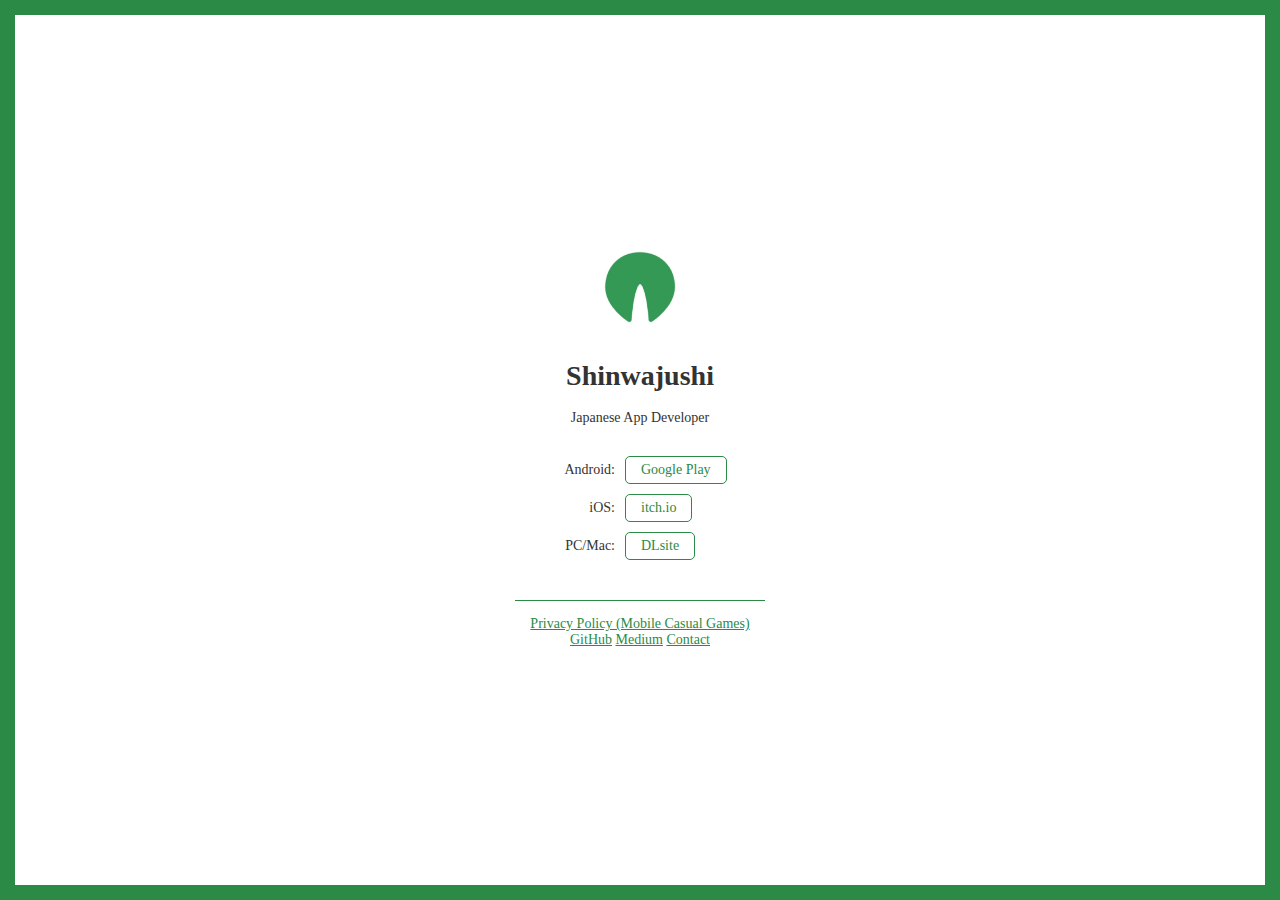
<file: docs/index.html>
<!DOCTYPE html>
<html lang="en">
    <head>
        <!-- Google tag (gtag.js) -->
        <script async src="https://www.googletagmanager.com/gtag/js?id=G-B8VVZ5TP2W"></script>
        <script>
            window.dataLayer = window.dataLayer || []
            function gtag() {
                dataLayer.push(arguments)
            }
            gtag('js', new Date())
            gtag('config', 'G-B8VVZ5TP2W')
        </script>
        <meta charset="UTF-8" />
        <meta http-equiv="X-UA-Compatible" content="IE=edge" />
        <meta name="viewport" content="width=device-width, initial-scale=1.0" />
        <title>Shinwajushi</title>
        <meta name="description" content="Shinwajushi is a Japanese app developer. We publish apps on Google Play, itch.io, DLSite, etc." />
        <link rel="stylesheet" href="./css/style.css" />
        <link rel="apple-touch-icon" sizes="180x180" href="/img/apple-touch-icon.png" />
        <link rel="icon" type="image/png" sizes="32x32" href="/img/favicon-32x32.png" />
        <link rel="icon" type="image/png" sizes="16x16" href="/img/favicon-16x16.png" />
        <link rel="manifest" href="/site.webmanifest" />
    </head>
    <body>
        <div class="container">
            <img class="icon" src="./img/android-chrome-192x192.png" alt="Shinwajushi" />
            <h1 class="heading">Shinwajushi</h1>
            <p>Japanese App Developer</p>
            <dl>
                <dt>Android</dt>
                <dd>
                    <a class="account-btn" href="https://play.google.com/store/apps/dev?id=5999434842726712356" target="_blank">Google Play</a>
                </dd>
                <dt>iOS</dt>
                <dd>
                    <a class="account-btn" href="https://shinwajushi.itch.io/" target="_blank">itch.io</a>
                </dd>

                <dt>PC/Mac</dt>
                <dd>
                    <a class="account-btn" href="https://www.dlsite.com/girls/circle/profile/=/maker_id/RG01001310.html" target="_blank">DLsite</a>
                </dd>
            </dl>
            <div class="links">
                <a href="./privacy/mobile-casual-games/en.html">Privacy Policy (Mobile Casual Games)</a>
                <br />
                <a href="https://github.com/shinwajushi" target="_blank">GitHub</a>
                <a href="https://medium.com/@shinwajushi" target="_blank">Medium</a>
                <a href="https://docs.google.com/forms/d/e/1FAIpQLSf1Sb-aLwiPBdt3aJFNdj3vFVWMLC0rlO0ZMjRbzH3SogxPYg/viewform?usp=sf_link" target="_blank">Contact</a>
            </div>
        </div>
    </body>
</html>
</file>
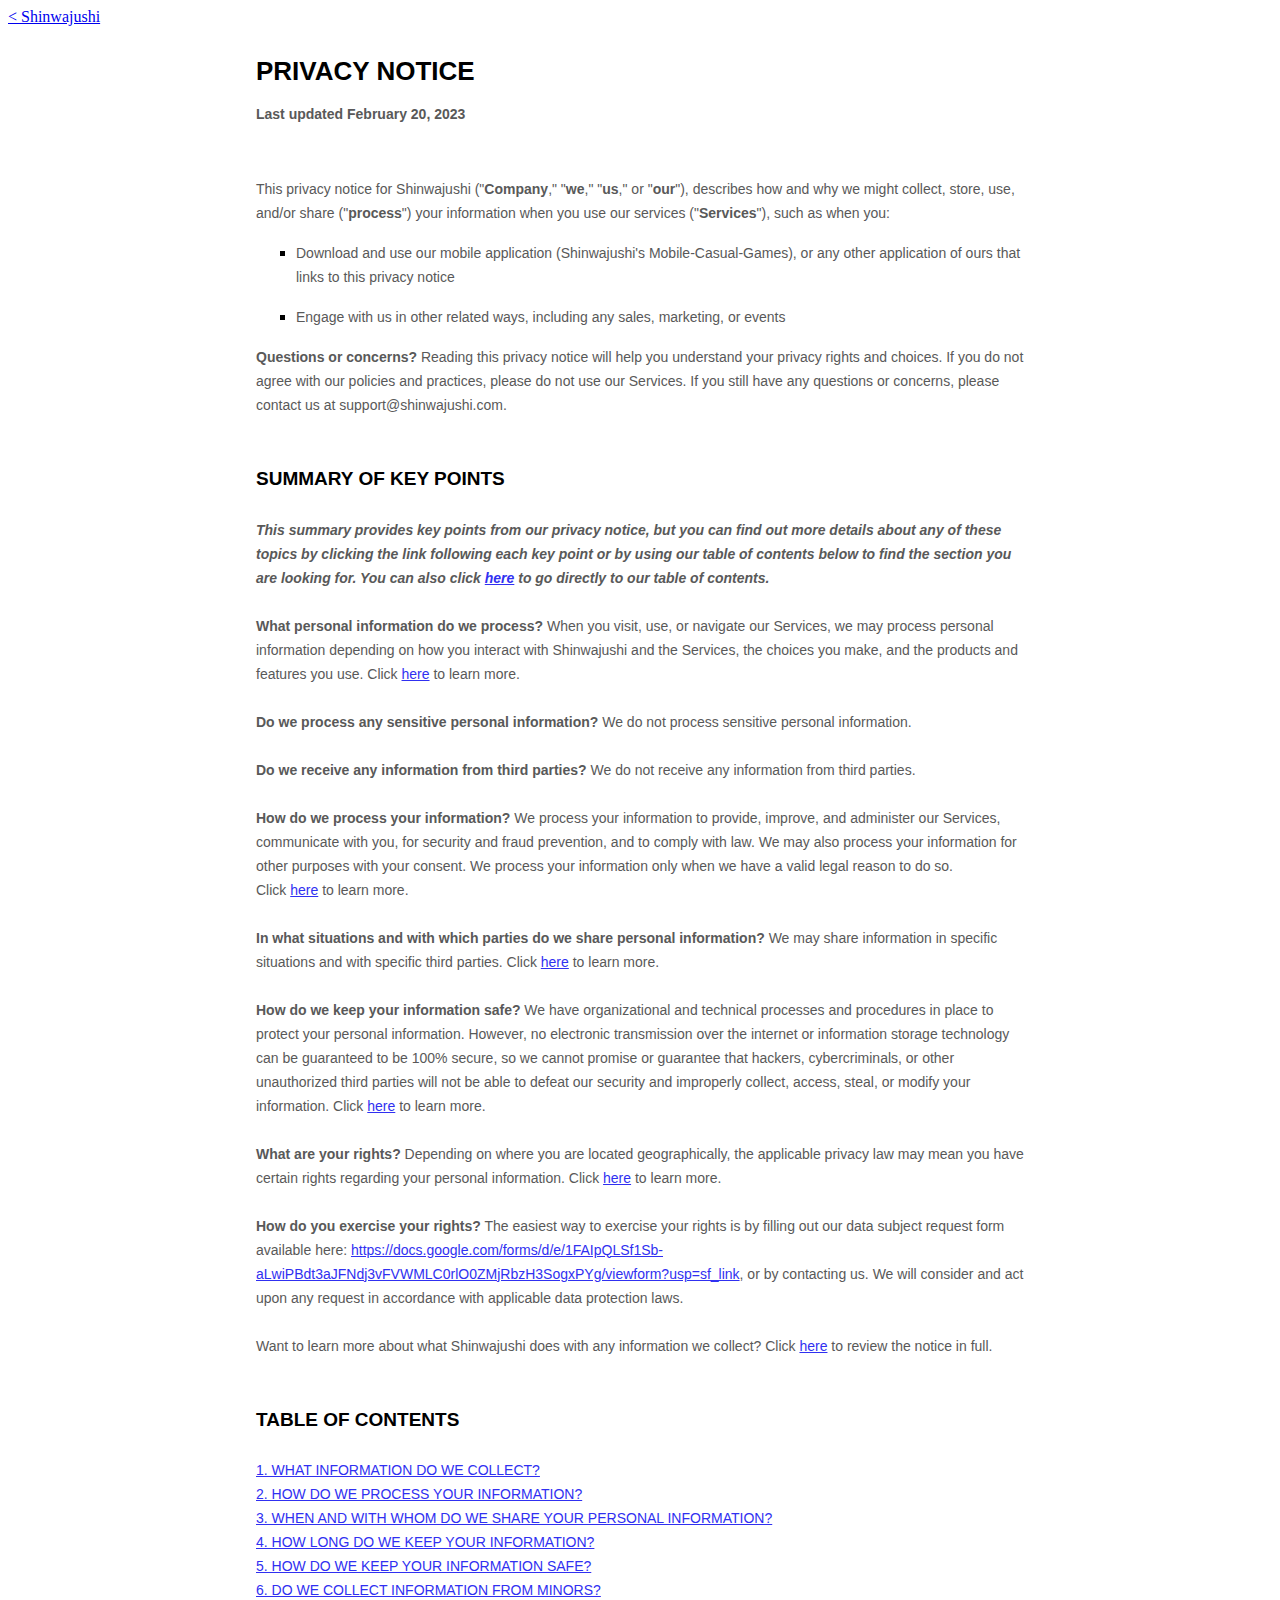
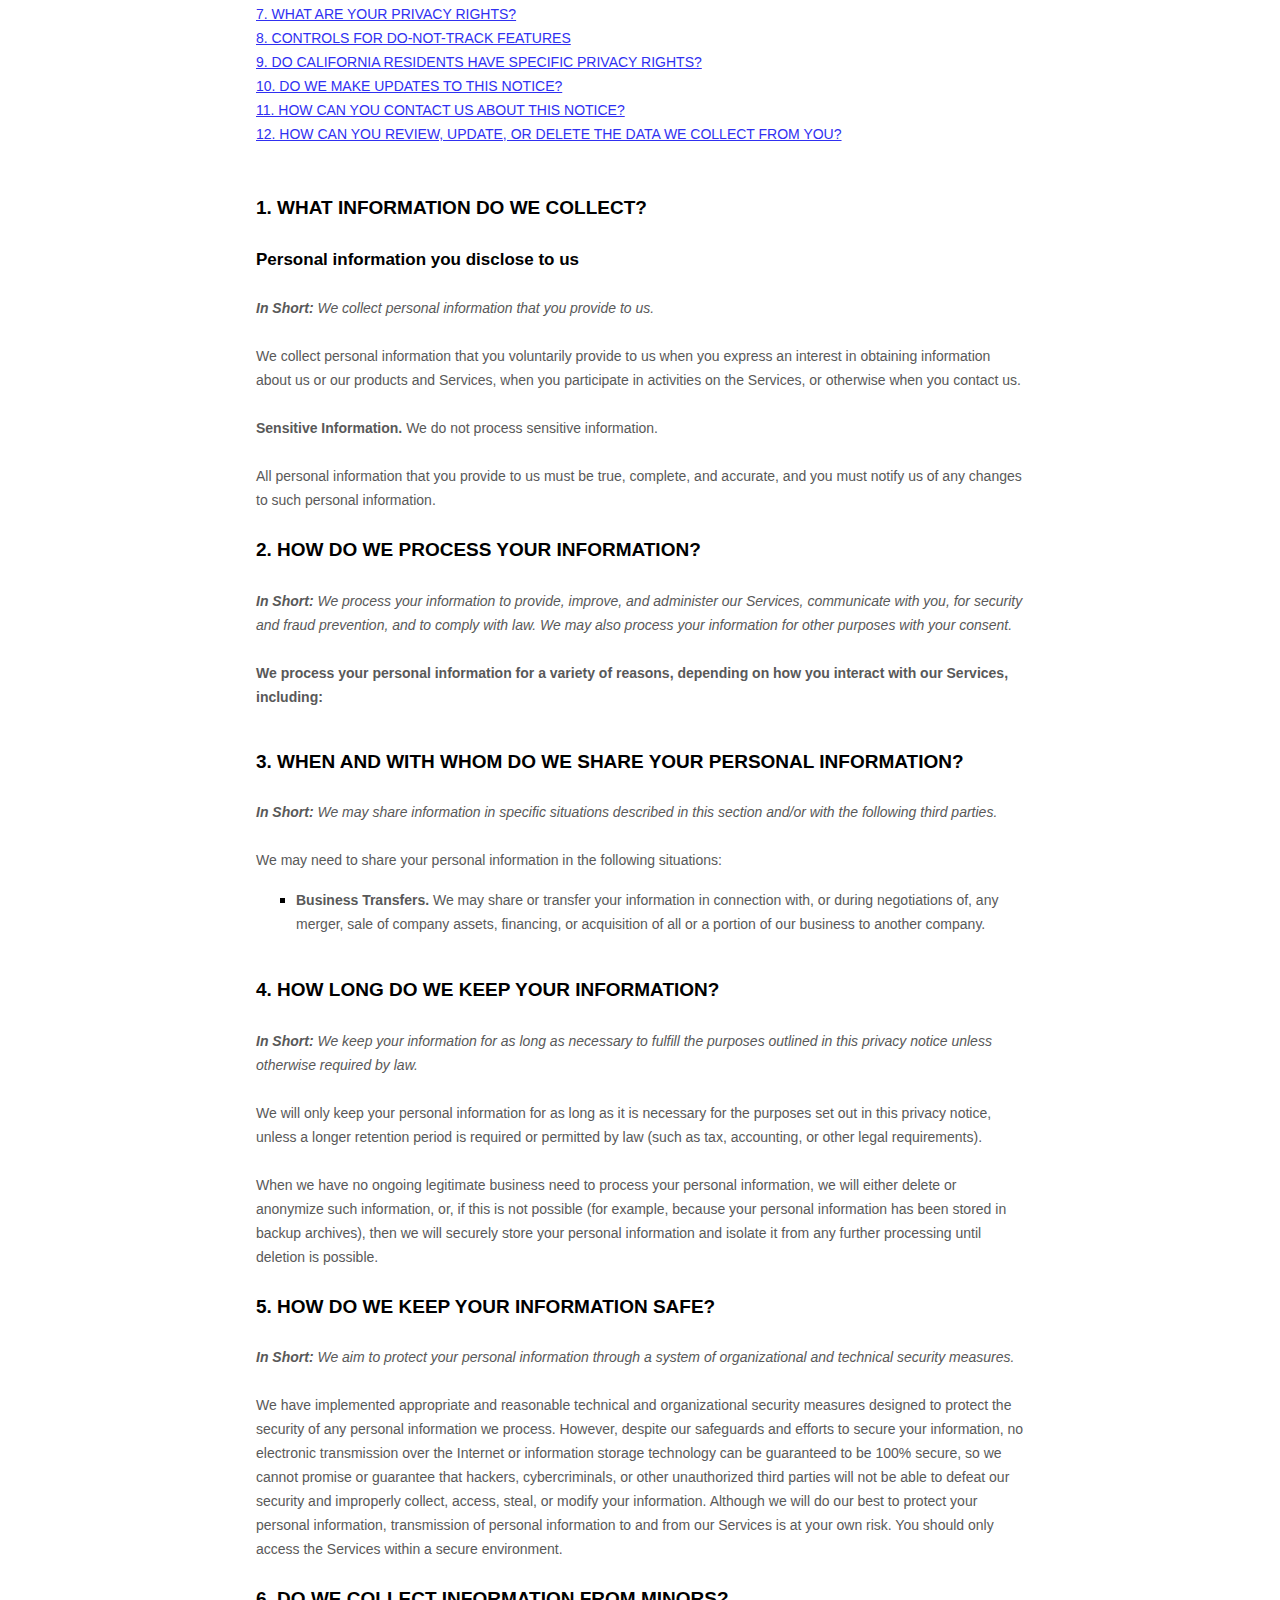
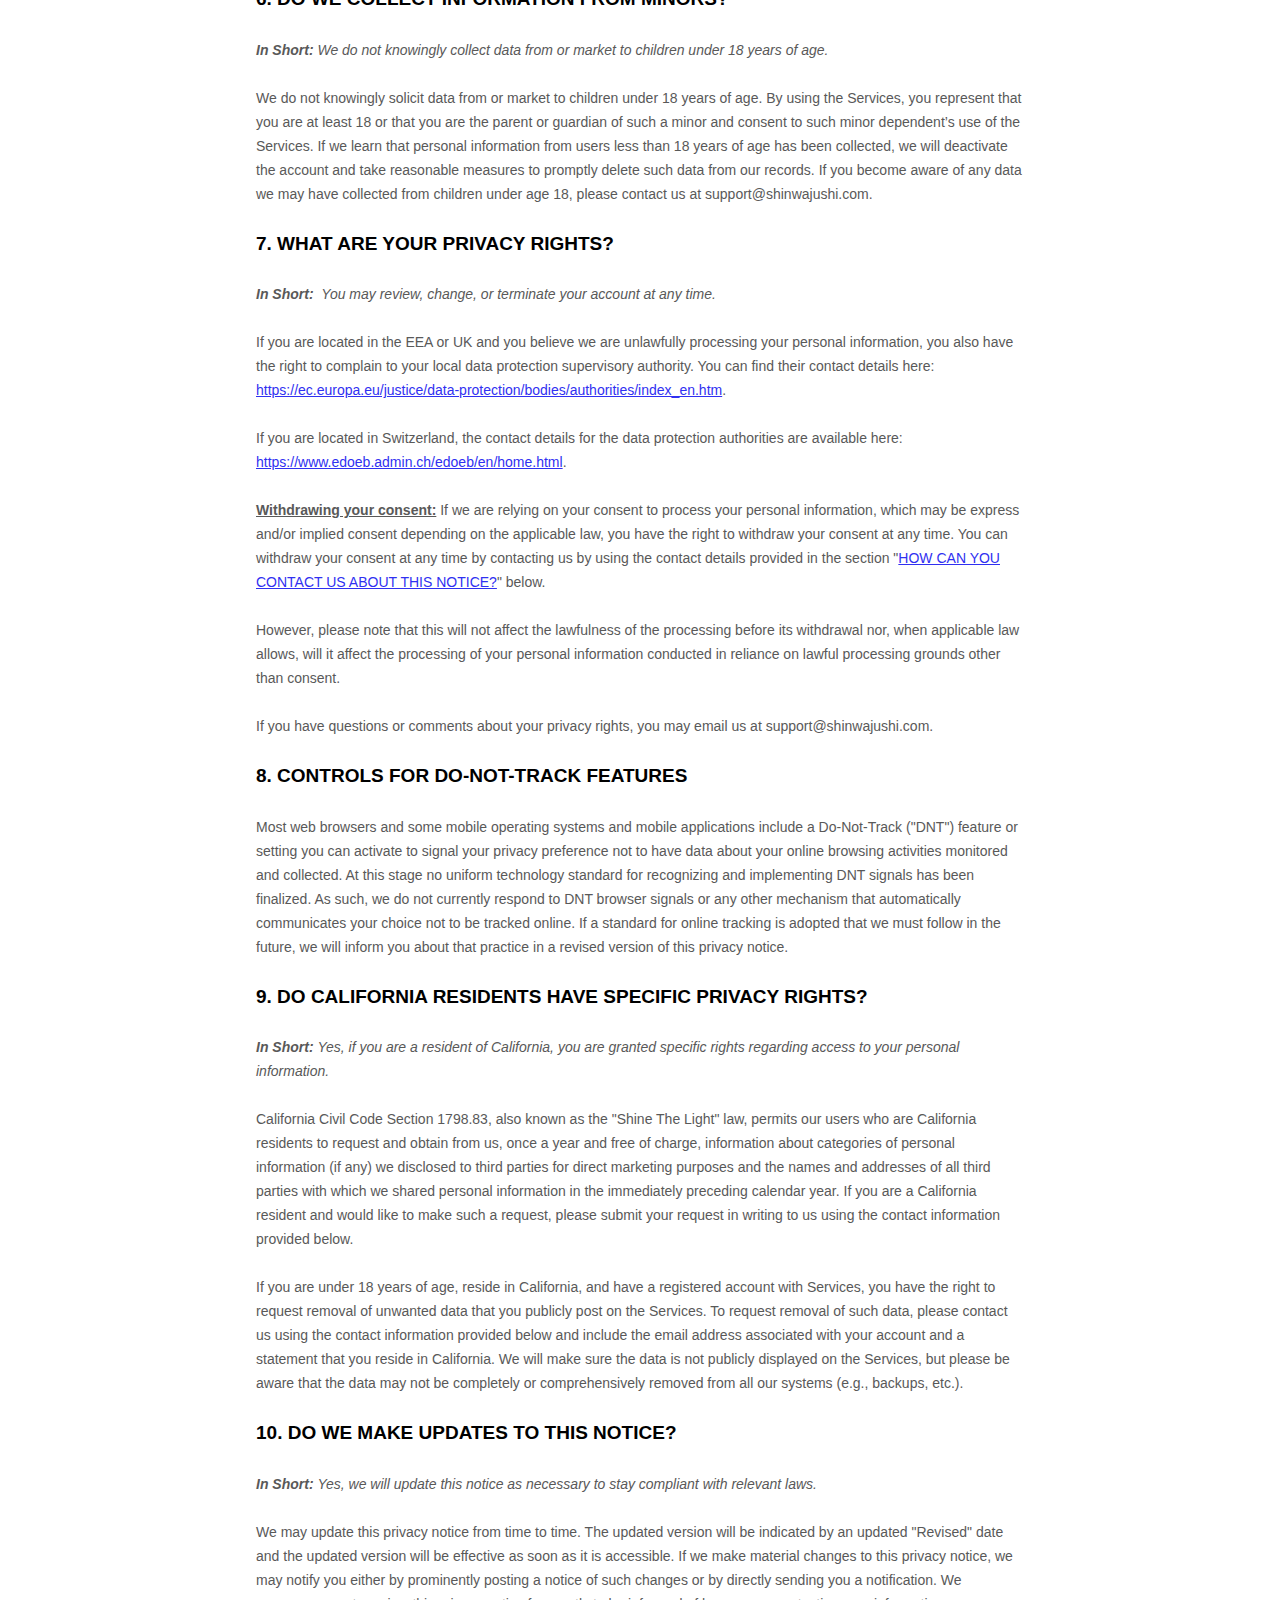
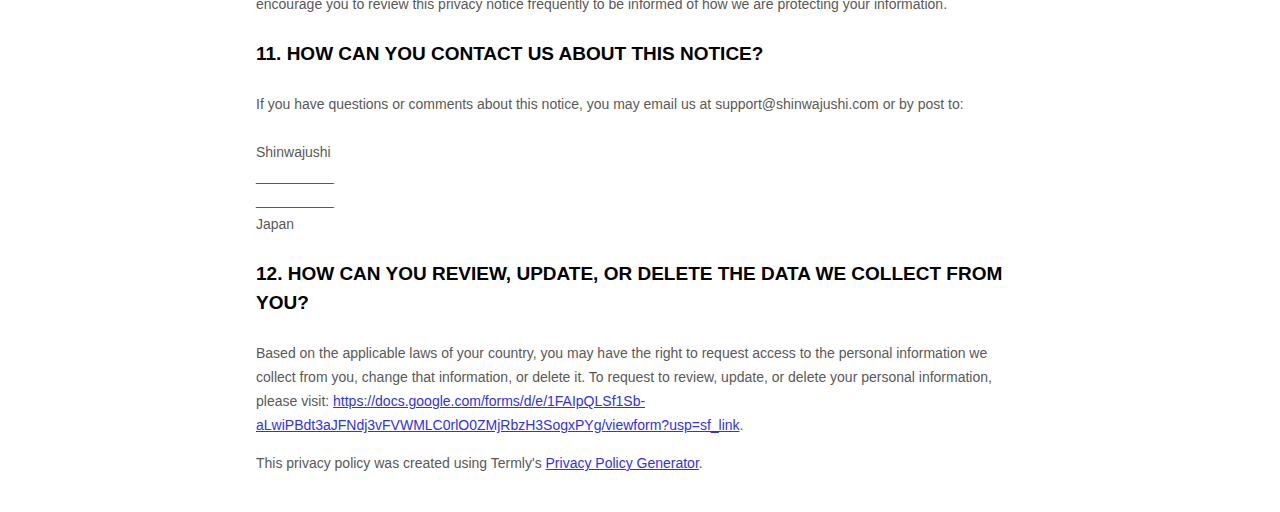
<file: docs/privacy/mobile-casual-games/en.html>
<!DOCTYPE html>
<html lang="en">

<head>
  <meta charset="UTF-8">
  <meta http-equiv="X-UA-Compatible" content="IE=edge">
  <meta name="viewport" content="width=device-width, initial-scale=1.0">
  <title>Privacy/Mobile-Casual-Games | Shinwajushi</title>
  <style>
    [data-custom-class='body'] {
      max-width: 768px;
      padding: 30px;
      margin: 0 auto;
    }
  </style>
</head>

<body>
  <a href="https://shinwajushi.com">&lt; Shinwajushi</a>
  <style>
  [data-custom-class='body'], [data-custom-class='body'] * {
          background: transparent !important;
        }
[data-custom-class='title'], [data-custom-class='title'] * {
          font-family: Arial !important;
font-size: 26px !important;
color: #000000 !important;
        }
[data-custom-class='subtitle'], [data-custom-class='subtitle'] * {
          font-family: Arial !important;
color: #595959 !important;
font-size: 14px !important;
        }
[data-custom-class='heading_1'], [data-custom-class='heading_1'] * {
          font-family: Arial !important;
font-size: 19px !important;
color: #000000 !important;
        }
[data-custom-class='heading_2'], [data-custom-class='heading_2'] * {
          font-family: Arial !important;
font-size: 17px !important;
color: #000000 !important;
        }
[data-custom-class='body_text'], [data-custom-class='body_text'] * {
          color: #595959 !important;
font-size: 14px !important;
font-family: Arial !important;
        }
[data-custom-class='link'], [data-custom-class='link'] * {
          color: #3030F1 !important;
font-size: 14px !important;
font-family: Arial !important;
word-break: break-word !important;
        }
</style>

      <div data-custom-class="body">
      <div><strong><span style="font-size: 26px;"><span data-custom-class="title">PRIVACY NOTICE</span></span></strong></div><div><br></div><div><span style="color: rgb(127, 127, 127);"><strong><span style="font-size: 15px;"><span data-custom-class="subtitle">Last updated <bdt class="question">February 20, 2023</bdt></span></span></strong></span></div><div><br></div><div><br></div><div><br></div><div style="line-height: 1.5;"><span style="color: rgb(127, 127, 127);"><span style="color: rgb(89, 89, 89); font-size: 15px;"><span data-custom-class="body_text">This privacy notice for <bdt class="question">Shinwajushi<bdt class="block-component"></bdt></bdt> (<bdt class="block-component"></bdt>"<bdt class="block-component"></bdt><strong>Company</strong><bdt class="statement-end-if-in-editor"></bdt>," "<strong>we</strong>," "<strong>us</strong>," or "<strong>our</strong>"<bdt class="statement-end-if-in-editor"></bdt></span><span data-custom-class="body_text">), describes how and why we might collect, store, use, and/or share (<bdt class="block-component"></bdt>"<strong>process</strong>"<bdt class="statement-end-if-in-editor"></bdt>) your information when you use our services (<bdt class="block-component"></bdt>"<strong>Services</strong>"<bdt class="statement-end-if-in-editor"></bdt>), such as when you:</span></span></span><span style="font-size: 15px;"><span style="color: rgb(127, 127, 127);"><span data-custom-class="body_text"><span style="color: rgb(89, 89, 89);"><span data-custom-class="body_text"><bdt class="block-component"></bdt></span></span></span></span></span></span></span></span></li></ul><div><bdt class="block-component"><span style="font-size: 15px;"><span style="font-size: 15px;"><span style="color: rgb(127, 127, 127);"><span data-custom-class="body_text"><span style="color: rgb(89, 89, 89);"><span data-custom-class="body_text"><bdt class="block-component"></bdt></span></span></span></span></span></span></bdt></div><ul><li style="line-height: 1.5;"><span style="font-size: 15px; color: rgb(89, 89, 89);"><span style="font-size: 15px; color: rgb(89, 89, 89);"><span data-custom-class="body_text">Download and use<bdt class="block-component"></bdt> our mobile application<bdt class="block-component"></bdt> (<bdt class="question">Shinwajushi's Mobile-Casual-Games)<span style="font-size: 15px; color: rgb(89, 89, 89);"><span style="font-size: 15px; color: rgb(89, 89, 89);"><span data-custom-class="body_text"><span style="font-size: 15px;"><span style="color: rgb(89, 89, 89);"><span data-custom-class="body_text"><span style="font-size: 15px;"><span style="color: rgb(89, 89, 89);"><bdt class="statement-end-if-in-editor">,</bdt></span></span></span></span></span></span></span></span></bdt></span><span data-custom-class="body_text"><span style="font-size: 15px;"><span style="color: rgb(89, 89, 89);"><span data-custom-class="body_text"><span style="font-size: 15px;"><span style="color: rgb(89, 89, 89);"><bdt class="statement-end-if-in-editor"><bdt class="block-component"> or any other application of ours that links to this privacy notice</bdt></bdt></span></span></span></span></span></span></span></span></li></ul><div style="line-height: 1.5;"><span style="font-size: 15px;"><span style="color: rgb(127, 127, 127);"><span data-custom-class="body_text"><span style="color: rgb(89, 89, 89);"><span data-custom-class="body_text"><bdt class="block-component"></bdt></span></span></span></span></span></div><ul><li style="line-height: 1.5;"><span style="font-size: 15px; color: rgb(89, 89, 89);"><span style="font-size: 15px; color: rgb(89, 89, 89);"><span data-custom-class="body_text">Engage with us in other related ways, including any sales, marketing, or events<span style="font-size: 15px;"><span style="color: rgb(89, 89, 89);"><span data-custom-class="body_text"><span style="font-size: 15px;"><span style="color: rgb(89, 89, 89);"><bdt class="statement-end-if-in-editor"></bdt></span></span></span></span></span></span></span></span></li></ul><div style="line-height: 1.5;"><span style="font-size: 15px;"><span style="color: rgb(127, 127, 127);"><span data-custom-class="body_text"><strong>Questions or concerns? </strong>Reading this privacy notice will help you understand your privacy rights and choices. If you do not agree with our policies and practices, please do not use our Services. If you still have any questions or concerns, please contact us at <bdt class="question">support@shinwajushi.com</bdt>.</span></span></span></div><div style="line-height: 1.5;"><br></div><div style="line-height: 1.5;"><br></div><div style="line-height: 1.5;"><strong><span style="font-size: 15px;"><span data-custom-class="heading_1">SUMMARY OF KEY POINTS</span></span></strong></div><div style="line-height: 1.5;"><br></div><div style="line-height: 1.5;"><span style="font-size: 15px;"><span data-custom-class="body_text"><strong><em>This summary provides key points from our privacy notice, but you can find out more details about any of these topics by clicking the link following each key point or by using our table of contents below to find the section you are looking for. You can also click </em></strong></span></span><a data-custom-class="link" href="#toc"><span style="font-size: 15px;"><span data-custom-class="body_text"><strong><em>here</em></strong></span></span></a><span style="font-size: 15px;"><span data-custom-class="body_text"><strong><em> to go directly to our table of contents.</em></strong></span></span></div><div style="line-height: 1.5;"><br></div><div style="line-height: 1.5;"><span style="font-size: 15px;"><span data-custom-class="body_text"><strong>What personal information do we process?</strong> When you visit, use, or navigate our Services, we may process personal information depending on how you interact with <bdt class="block-component"></bdt><bdt class="question">Shinwajushi</bdt><bdt class="statement-end-if-in-editor"></bdt> and the Services, the choices you make, and the products and features you use. Click </span></span><a data-custom-class="link" href="#personalinfo"><span style="font-size: 15px;"><span data-custom-class="body_text">here</span></span></a><span style="font-size: 15px;"><span data-custom-class="body_text"> to learn more.</span></span></div><div style="line-height: 1.5;"><br></div><div style="line-height: 1.5;"><span style="font-size: 15px;"><span data-custom-class="body_text"><strong>Do we process any sensitive personal information?</strong> <bdt class="block-component"></bdt>We do not process sensitive personal information.<bdt class="else-block"></bdt></span></span></div><div style="line-height: 1.5;"><br></div><div style="line-height: 1.5;"><span style="font-size: 15px;"><span data-custom-class="body_text"><strong>Do we receive any information from third parties?</strong> <bdt class="block-component"></bdt>We do not receive any information from third parties.<bdt class="else-block"></bdt></span></span></div><div style="line-height: 1.5;"><br></div><div style="line-height: 1.5;"><span style="font-size: 15px;"><span data-custom-class="body_text"><strong>How do we process your information?</strong> We process your information to provide, improve, and administer our Services, communicate with you, for security and fraud prevention, and to comply with law. We may also process your information for other purposes with your consent. We process your information only when we have a valid legal reason to do so. Click </span></span><a data-custom-class="link" href="#infouse"><span style="font-size: 15px;"><span data-custom-class="body_text">here</span></span></a><span style="font-size: 15px;"><span data-custom-class="body_text"> to learn more.</span></span></div><div style="line-height: 1.5;"><br></div><div style="line-height: 1.5;"><span style="font-size: 15px;"><span data-custom-class="body_text"><strong>In what situations and with which <bdt class="block-component"></bdt>parties do we share personal information?</strong> We may share information in specific situations and with specific <bdt class="block-component"></bdt>third parties. Click </span></span><a data-custom-class="link" href="#whoshare"><span style="font-size: 15px;"><span data-custom-class="body_text">here</span></span></a><span style="font-size: 15px;"><span data-custom-class="body_text"> to learn more.<bdt class="block-component"></bdt></span></span></div><div style="line-height: 1.5;"><br></div><div style="line-height: 1.5;"><span style="font-size: 15px;"><span data-custom-class="body_text"><strong>How do we keep your information safe?</strong> We have <bdt class="block-component"></bdt>organizational<bdt class="statement-end-if-in-editor"></bdt> and technical processes and procedures in place to protect your personal information. However, no electronic transmission over the internet or information storage technology can be guaranteed to be 100% secure, so we cannot promise or guarantee that hackers, cybercriminals, or other <bdt class="block-component"></bdt>unauthorized<bdt class="statement-end-if-in-editor"></bdt> third parties will not be able to defeat our security and improperly collect, access, steal, or modify your information. Click </span></span><a data-custom-class="link" href="#infosafe"><span style="font-size: 15px;"><span data-custom-class="body_text">here</span></span></a><span style="font-size: 15px;"><span data-custom-class="body_text"> to learn more.<bdt class="statement-end-if-in-editor"></bdt></span></span></div><div style="line-height: 1.5;"><br></div><div style="line-height: 1.5;"><span style="font-size: 15px;"><span data-custom-class="body_text"><strong>What are your rights?</strong> Depending on where you are located geographically, the applicable privacy law may mean you have certain rights regarding your personal information. Click </span></span><a data-custom-class="link" href="#privacyrights"><span style="font-size: 15px;"><span data-custom-class="body_text">here</span></span></a><span style="font-size: 15px;"><span data-custom-class="body_text"> to learn more.</span></span></div><div style="line-height: 1.5;"><br></div><div style="line-height: 1.5;"><span style="font-size: 15px;"><span data-custom-class="body_text"><strong>How do you exercise your rights?</strong> The easiest way to exercise your rights is by filling out our data subject request form available <bdt class="block-component"></bdt>here: <bdt class="question"><a href="https://docs.google.com/forms/d/e/1FAIpQLSf1Sb-aLwiPBdt3aJFNdj3vFVWMLC0rlO0ZMjRbzH3SogxPYg/viewform?usp=sf_link" target="_blank" data-custom-class="link">https://docs.google.com/forms/d/e/1FAIpQLSf1Sb-aLwiPBdt3aJFNdj3vFVWMLC0rlO0ZMjRbzH3SogxPYg/viewform?usp=sf_link</a></bdt><bdt class="else-block"></bdt>, or by contacting us. We will consider and act upon any request in accordance with applicable data protection laws.</span></span></div><div style="line-height: 1.5;"><br></div><div style="line-height: 1.5;"><span style="font-size: 15px;"><span data-custom-class="body_text">Want to learn more about what <bdt class="block-component"></bdt><bdt class="question">Shinwajushi</bdt><bdt class="statement-end-if-in-editor"></bdt> does with any information we collect? Click </span></span><a data-custom-class="link" href="#toc"><span style="font-size: 15px;"><span data-custom-class="body_text">here</span></span></a><span style="font-size: 15px;"><span data-custom-class="body_text"> to review the notice in full.</span></span></div><div style="line-height: 1.5;"><br></div><div style="line-height: 1.5;"><br></div><div id="toc" style="line-height: 1.5;"><span style="font-size: 15px;"><span style="color: rgb(127, 127, 127);"><span style="color: rgb(0, 0, 0);"><strong><span data-custom-class="heading_1">TABLE OF CONTENTS</span></strong></span></span></span></div><div style="line-height: 1.5;"><br></div><div style="line-height: 1.5;"><span style="font-size: 15px;"><a data-custom-class="link" href="#infocollect"><span style="color: rgb(89, 89, 89);">1. WHAT INFORMATION DO WE COLLECT?</span></a></span></div><div style="line-height: 1.5;"><span style="font-size: 15px;"><a data-custom-class="link" href="#infouse"><span style="color: rgb(89, 89, 89);">2. HOW DO WE PROCESS YOUR INFORMATION?<bdt class="block-component"></bdt></span></a></span></div><div style="line-height: 1.5;"><span style="font-size: 15px;"><span style="color: rgb(89, 89, 89);"><a data-custom-class="link" href="#whoshare">3. WHEN AND WITH WHOM DO WE SHARE YOUR PERSONAL INFORMATION?</a></span><span data-custom-class="body_text"><bdt class="block-component"></bdt></span></a><span style="color: rgb(127, 127, 127);"><span style="color: rgb(89, 89, 89);"><span data-custom-class="body_text"><span style="color: rgb(89, 89, 89);"><bdt class="block-component"></bdt></span></span><span data-custom-class="body_text"><span style="color: rgb(89, 89, 89);"><span style="color: rgb(89, 89, 89);"><span style="color: rgb(89, 89, 89);"><bdt class="block-component"></bdt></span></span><bdt class="block-component"></bdt></span></span></span></span></span></div><div style="line-height: 1.5;"><span style="font-size: 15px;"><a data-custom-class="link" href="#inforetain"><span style="color: rgb(89, 89, 89);">4. HOW LONG DO WE KEEP YOUR INFORMATION?</span></a><span style="color: rgb(127, 127, 127);"><span style="color: rgb(89, 89, 89);"><span data-custom-class="body_text"><span style="color: rgb(89, 89, 89);"><span style="color: rgb(89, 89, 89);"><bdt class="block-component"></bdt></span></span></span></span></span></span></div><div style="line-height: 1.5;"><span style="font-size: 15px;"><a data-custom-class="link" href="#infosafe"><span style="color: rgb(89, 89, 89);">5. HOW DO WE KEEP YOUR INFORMATION SAFE?</span></a><span style="color: rgb(127, 127, 127);"><span style="color: rgb(89, 89, 89);"><span data-custom-class="body_text"><span style="color: rgb(89, 89, 89);"><bdt class="statement-end-if-in-editor"></bdt><bdt class="block-component"></bdt></span></span></span></span></span></div><div style="line-height: 1.5;"><span style="font-size: 15px;"><a data-custom-class="link" href="#infominors"><span style="color: rgb(89, 89, 89);">6. DO WE COLLECT INFORMATION FROM MINORS?</span></a><span style="color: rgb(127, 127, 127);"><span style="color: rgb(89, 89, 89);"><span data-custom-class="body_text"><span style="color: rgb(89, 89, 89);"><bdt class="statement-end-if-in-editor"></bdt></span></span></span></span></span></div><div style="line-height: 1.5;"><span style="font-size: 15px;"><span style="color: rgb(89, 89, 89);"><a data-custom-class="link" href="#privacyrights">7. WHAT ARE YOUR PRIVACY RIGHTS?</a></span></span></div><div style="line-height: 1.5;"><span style="font-size: 15px;"><a data-custom-class="link" href="#DNT"><span style="color: rgb(89, 89, 89);">8. CONTROLS FOR DO-NOT-TRACK FEATURES</span></a></span></div><div style="line-height: 1.5;"><span style="font-size: 15px;"><a data-custom-class="link" href="#caresidents"><span style="color: rgb(89, 89, 89);">9. DO CALIFORNIA RESIDENTS HAVE SPECIFIC PRIVACY RIGHTS?</span></a></span><bdt class="block-component"><span style="font-size: 15px;"><span data-custom-class="body_text"></span></bdt></span></div><div style="line-height: 1.5;"><span style="font-size: 15px;"><a data-custom-class="link" href="#policyupdates"><span style="color: rgb(89, 89, 89);">10. DO WE MAKE UPDATES TO THIS NOTICE?</span></a></span></div><div style="line-height: 1.5;"><a data-custom-class="link" href="#contact"><span style="color: rgb(89, 89, 89); font-size: 15px;">11. HOW CAN YOU CONTACT US ABOUT THIS NOTICE?</span></a></div><div style="line-height: 1.5;"><a data-custom-class="link" href="#request"><span style="color: rgb(89, 89, 89);">12. HOW CAN YOU REVIEW, UPDATE, OR DELETE THE DATA WE COLLECT FROM YOU?</span></a></div><div style="line-height: 1.5;"><br></div><div style="line-height: 1.5;"><br></div><div id="infocollect" style="line-height: 1.5;"><span style="color: rgb(127, 127, 127);"><span style="color: rgb(89, 89, 89); font-size: 15px;"><span style="font-size: 15px; color: rgb(89, 89, 89);"><span style="font-size: 15px; color: rgb(89, 89, 89);"><span id="control" style="color: rgb(0, 0, 0);"><strong><span data-custom-class="heading_1">1. WHAT INFORMATION DO WE COLLECT?</span></strong></span></span></span></span></span></div><div style="line-height: 1.5;"><br></div><div id="personalinfo" style="line-height: 1.5;"><span data-custom-class="heading_2" style="color: rgb(0, 0, 0);"><span style="font-size: 15px;"><strong>Personal information you disclose to us</strong></span></span></div><div><div><br></div><div style="line-height: 1.5;"><span style="color: rgb(127, 127, 127);"><span style="color: rgb(89, 89, 89); font-size: 15px;"><span data-custom-class="body_text"><span style="font-size: 15px; color: rgb(89, 89, 89);"><span style="font-size: 15px; color: rgb(89, 89, 89);"><span data-custom-class="body_text"><strong><em>In Short:</em></strong></span></span></span></span><span data-custom-class="body_text"><span style="font-size: 15px; color: rgb(89, 89, 89);"><span style="font-size: 15px; color: rgb(89, 89, 89);"><span data-custom-class="body_text"><strong><em> </em></strong><em>We collect personal information that you provide to us.</em></span></span></span></span></span></span></div></div><div style="line-height: 1.5;"><br></div><div style="line-height: 1.5;"><span style="font-size: 15px; color: rgb(89, 89, 89);"><span style="font-size: 15px; color: rgb(89, 89, 89);"><span data-custom-class="body_text">We collect personal information that you voluntarily provide to us when you <span style="font-size: 15px;"><bdt class="block-component"></bdt></span></span><span data-custom-class="body_text">express an interest in obtaining information about us or our products and Services, when you participate in activities on the Services, or otherwise when you contact us.</span></span></span></span></div><div style="line-height: 1.5;"><br></div><div style="line-height: 1.5;"><span style="font-size: 15px; color: rgb(89, 89, 89);"><span style="font-size: 15px; color: rgb(89, 89, 89);"><span data-custom-class="body_text"><span style="font-size: 15px;"><bdt class="block-component"></bdt></span></span></span></span></span></div><div id="sensitiveinfo" style="line-height: 1.5;"><span style="font-size: 15px;"><span data-custom-class="body_text"><strong>Sensitive Information.</strong> <bdt class="block-component"></bdt>We do not process sensitive information.</span></span></div><div style="line-height: 1.5;"><br></div><div style="line-height: 1.5;"><span style="font-size: 15px;"><span data-custom-class="body_text"><bdt class="else-block"></bdt></span></span><span style="font-size: 15px; color: rgb(89, 89, 89);"><span style="font-size: 15px; color: rgb(89, 89, 89);"><span data-custom-class="body_text"><span style="font-size: 15px;"><span data-custom-class="body_text"><bdt class="block-component"><bdt class="block-component"></bdt></bdt></span></span></span></span><bdt class="block-component"><bdt class="block-component"></span></span></bdt></div><div style="line-height: 1.5;"><span style="font-size: 15px; color: rgb(89, 89, 89);"><span style="font-size: 15px; color: rgb(89, 89, 89);"><span data-custom-class="body_text">All personal information that you provide to us must be true, complete, and accurate, and you must notify us of any changes to such personal information.</span></span></span></div><div style="line-height: 1.5;"><br></div><div style="line-height: 1.5;"><span style="font-size: 15px; color: rgb(89, 89, 89);"><span style="font-size: 15px; color: rgb(89, 89, 89);"><span data-custom-class="body_text"><bdt class="block-component"></bdt></bdt></span><span data-custom-class="body_text"><span style="color: rgb(89, 89, 89); font-size: 15px;"><span data-custom-class="body_text"><span style="color: rgb(89, 89, 89); font-size: 15px;"><span data-custom-class="body_text"><bdt class="statement-end-if-in-editor"><bdt class="block-component"></bdt></bdt></span></span></span></span></bdt></span></span></span></span></span></span></span></span><span style="font-size: 15px;"><span data-custom-class="body_text"><bdt class="block-component"></bdt></span></span></div><div id="infouse" style="line-height: 1.5;"><span style="color: rgb(127, 127, 127);"><span style="color: rgb(89, 89, 89); font-size: 15px;"><span style="font-size: 15px; color: rgb(89, 89, 89);"><span style="font-size: 15px; color: rgb(89, 89, 89);"><span id="control" style="color: rgb(0, 0, 0);"><strong><span data-custom-class="heading_1">2. HOW DO WE PROCESS YOUR INFORMATION?</span></strong></span></span></span></span></span></div><div><div style="line-height: 1.5;"><br></div><div style="line-height: 1.5;"><span style="color: rgb(127, 127, 127);"><span style="color: rgb(89, 89, 89); font-size: 15px;"><span data-custom-class="body_text"><span style="font-size: 15px; color: rgb(89, 89, 89);"><span style="font-size: 15px; color: rgb(89, 89, 89);"><span data-custom-class="body_text"><strong><em>In Short: </em></strong><em>We process your information to provide, improve, and administer our Services, communicate with you, for security and fraud prevention, and to comply with law. We may also process your information for other purposes with your consent.</em></span></span></span></span></span></span></div></div><div style="line-height: 1.5;"><br></div><div style="line-height: 1.5;"><span style="font-size: 15px; color: rgb(89, 89, 89);"><span style="font-size: 15px; color: rgb(89, 89, 89);"><span data-custom-class="body_text"><strong>We process your personal information for a variety of reasons, depending on how you interact with our Services, including:</strong><bdt class="block-component"></bdt></span></span></span></span></span></span></span></span></span></span></span></span></li></ul><div style="line-height: 1.5;"><span style="font-size: 15px; color: rgb(89, 89, 89);"><span style="font-size: 15px; color: rgb(89, 89, 89);"><span data-custom-class="body_text"><bdt class="block-component"></bdt></span></span></span></span></span></span></span></span></span></span></span></span></span></span></span></li></ul><div style="line-height: 1.5;"><span style="font-size: 15px; color: rgb(89, 89, 89);"><span style="font-size: 15px; color: rgb(89, 89, 89);"><span data-custom-class="body_text"><bdt class="block-component"></bdt></span></span></span></span></span></span></span></span></span></span></span></span></span></span></span></span></span></span></span></span></span></li></ul><div style="line-height: 1.5;"><span style="font-size: 15px; color: rgb(89, 89, 89);"><span style="font-size: 15px; color: rgb(89, 89, 89);"><span data-custom-class="body_text"><bdt class="block-component"></bdt></span></span></span></span></span></span></span></span></span></span></span></span></li></ul><div style="line-height: 1.5;"><span style="font-size: 15px; color: rgb(89, 89, 89);"><span style="font-size: 15px; color: rgb(89, 89, 89);"><span data-custom-class="body_text"><bdt class="block-component"></bdt></span></span></span></li></ul><div style="line-height: 1.5;"><bdt class="block-component"><span style="font-size: 15px;"></bdt></span></span></span></span></span></span></li></ul><div style="line-height: 1.5;"><bdt class="block-component"><span style="font-size: 15px;"></bdt></span></span></span></span></span></span></span></span></span></li></ul><div style="line-height: 1.5;"><bdt class="block-component"><span style="font-size: 15px;"></bdt></span></span></span></span></span></span></span></span></span></span></span></span></li></ul><div style="line-height: 1.5;"><bdt class="block-component"><span style="font-size: 15px;"><span data-custom-class="body_text"></span></span></bdt></li></ul><p style="font-size: 15px; line-height: 1.5;"><bdt class="block-component"><span style="font-size: 15px;"></bdt></span></span></span></span></span></span></span></span></span></span></span></li></ul><p style="font-size: 15px; line-height: 1.5;"><bdt class="block-component"><span style="font-size: 15px;"></bdt></span></span></span></span></span></span></span></span></span></span></span></li></ul><p style="font-size: 15px; line-height: 1.5;"><bdt class="block-component"></bdt></span></span></span></span></span></span></span></span></span></span></span></li></ul><p style="font-size: 15px; line-height: 1.5;"><bdt class="block-component"></bdt></span></span></span></span></span></span></span></span></span></span></span></li></ul><div style="line-height: 1.5;"><bdt class="block-component"><span style="font-size: 15px;"></bdt></span></span></span></span></span></span></span></span></span></span></span></span></li></ul><div style="line-height: 1.5;"><bdt class="block-component"><span style="font-size: 15px;"></bdt></span></span></span></li></ul><div style="line-height: 1.5;"><bdt class="block-component"><span style="font-size: 15px;"></bdt></span></span></span></li></ul><div style="line-height: 1.5;"><span style="font-size: 15px;"><bdt class="block-component"><span data-custom-class="body_text"></span></bdt></span></li></ul><div style="line-height: 1.5;"><bdt class="block-component"><span style="font-size: 15px;"><span data-custom-class="body_text"></bdt></span></span></li></ul><div style="line-height: 1.5;"><bdt class="block-component"><span style="font-size: 15px;"><span data-custom-class="body_text"></span></span></bdt></li></ul><div style="line-height: 1.5;"><bdt class="block-component"><span style="font-size: 15px;"><span data-custom-class="body_text"></span></span></bdt></li></ul><div style="line-height: 1.5;"><bdt class="block-component"><span style="font-size: 15px;"><span data-custom-class="body_text"></span></span></bdt></li></ul><div style="line-height: 1.5;"><bdt class="block-component"><span style="font-size: 15px;"><span data-custom-class="body_text"></span></span></bdt></li></ul><div style="line-height: 1.5;"><bdt class="block-component"><span style="font-size: 15px;"><span data-custom-class="body_text"></span></span></bdt></li></ul><div style="line-height: 1.5;"><bdt class="block-component"><span style="font-size: 15px;"><span data-custom-class="body_text"></span></span></bdt></li></ul><div style="line-height: 1.5;"><bdt class="block-component"><span style="font-size: 15px;"><span data-custom-class="body_text"></bdt></span></span></li></ul><div style="line-height: 1.5;"><bdt class="block-component"><span style="font-size: 15px;"><span data-custom-class="body_text"></bdt></span></span></li></ul><div style="line-height: 1.5;"><bdt class="block-component"><span style="font-size: 15px;"><span data-custom-class="body_text"></bdt></span></span></li></ul><div style="line-height: 1.5;"><bdt class="block-component"><span style="font-size: 15px;"><span data-custom-class="body_text"></span></span></bdt></li></ul><div style="line-height: 1.5;"><bdt class="block-component"><span style="font-size: 15px;"><span data-custom-class="body_text"></span></span></bdt><bdt class="block-component"><span style="font-size: 15px;"><span data-custom-class="body_text"></bdt></span></span><bdt class="block-component"><span style="font-size: 15px;"><span data-custom-class="body_text"></span></span></bdt><bdt class="block-component"><span style="font-size: 15px;"><span data-custom-class="body_text"></span></span></bdt></div><div style="line-height: 1.5;"><br></div><div id="whoshare" style="line-height: 1.5;"><span style="color: rgb(127, 127, 127);"><span style="color: rgb(89, 89, 89); font-size: 15px;"><span style="font-size: 15px; color: rgb(89, 89, 89);"><span style="font-size: 15px; color: rgb(89, 89, 89);"><span id="control" style="color: rgb(0, 0, 0);"><strong><span data-custom-class="heading_1">3. WHEN AND WITH WHOM DO WE SHARE YOUR PERSONAL INFORMATION?</span></strong></span></span></span></span></span></div><div style="line-height: 1.5;"><br></div><div style="line-height: 1.5;"><span style="font-size: 15px; color: rgb(89, 89, 89);"><span style="font-size: 15px; color: rgb(89, 89, 89);"><span data-custom-class="body_text"><strong><em>In Short:</em></strong><em> We may share information in specific situations described in this section and/or with the following <bdt class="block-component"></bdt>third parties.</em></span></span></span></div><div style="line-height: 1.5;"><span style="font-size: 15px; color: rgb(89, 89, 89);"><span style="font-size: 15px; color: rgb(89, 89, 89);"><span data-custom-class="body_text"><bdt class="block-component"></span></div><div style="line-height: 1.5;"><br></div><div style="line-height: 1.5;"><span style="font-size: 15px;"><span data-custom-class="body_text">We <bdt class="block-component"></bdt>may need to share your personal information in the following situations:</span></span></div><ul><li style="line-height: 1.5;"><span style="font-size: 15px;"><span data-custom-class="body_text"><strong>Business Transfers.</strong> We may share or transfer your information in connection with, or during negotiations of, any merger, sale of company assets, financing, or acquisition of all or a portion of our business to another company.</span></span></li></ul><div style="line-height: 1.5;"><span style="font-size: 15px;"><span data-custom-class="body_text"><bdt class="block-component"></bdt></span></span></li></ul><div style="line-height: 1.5;"><span style="font-size: 15px;"><bdt class="block-component"><span data-custom-class="body_text"></span></bdt></span></li></ul><div style="line-height: 1.5;"><bdt class="block-component"><span style="font-size: 15px;"><span data-custom-class="body_text"></span></span></bdt></li></ul><div style="line-height: 1.5;"><bdt class="block-component"><span style="font-size: 15px;"><span data-custom-class="body_text"></bdt></span></span></li></ul><div style="line-height: 1.5;"><bdt class="block-component"><span style="font-size: 15px;"><span data-custom-class="body_text"></span></span></bdt><span data-custom-class="body_text"><span style="font-size: 15px;"><bdt class="block-component"></bdt></span></span><bdt class="statement-end-if-in-editor"><span style="font-size: 15px;"><span data-custom-class="body_text"></span></span></bdt></li></ul><div style="line-height: 1.5;"><bdt class="block-component"><span style="font-size: 15px;"><span data-custom-class="body_text"></span></span></bdt><span style="color: rgb(89, 89, 89); font-size: 15px;"><span style="font-size: 15px;"><span style="color: rgb(89, 89, 89);"><span style="font-size: 15px;"><span style="color: rgb(89, 89, 89);"><bdt class="block-component"><span data-custom-class="heading_1"></bdt></span></span></span></span></span></span></span></span><span data-custom-class="body_text"><span style="color: rgb(89, 89, 89); font-size: 15px;"><span style="color: rgb(89, 89, 89); font-size: 15px;"><span style="color: rgb(89, 89, 89); font-size: 15px;"><span style="font-size: 15px;"><span style="color: rgb(89, 89, 89);"><span style="font-size: 15px;"><span style="color: rgb(89, 89, 89);"><span data-custom-class="body_text"><bdt class="block-component"></bdt></span><bdt class="block-component"><span data-custom-class="body_text"><bdt class="block-component"></bdt></span></span></span></span></span></span></span></span></span></span></span></span></span></div><div style="line-height: 1.5;"><br></div><div id="inforetain" style="line-height: 1.5;"><span style="color: rgb(127, 127, 127);"><span style="color: rgb(89, 89, 89); font-size: 15px;"><span style="font-size: 15px; color: rgb(89, 89, 89);"><span style="font-size: 15px; color: rgb(89, 89, 89);"><span id="control" style="color: rgb(0, 0, 0);"><strong><span data-custom-class="heading_1">4. HOW LONG DO WE KEEP YOUR INFORMATION?</span></strong></span></span></span></span></span></div><div style="line-height: 1.5;"><br></div><div style="line-height: 1.5;"><span style="font-size: 15px; color: rgb(89, 89, 89);"><span style="font-size: 15px; color: rgb(89, 89, 89);"><span data-custom-class="body_text"><strong><em>In Short: </em></strong><em>We keep your information for as long as necessary to <bdt class="block-component"></bdt>fulfill<bdt class="statement-end-if-in-editor"></bdt> the purposes outlined in this privacy notice unless otherwise required by law.</em></span></span></span></div><div style="line-height: 1.5;"><br></div><div style="line-height: 1.5;"><span style="font-size: 15px; color: rgb(89, 89, 89);"><span style="font-size: 15px; color: rgb(89, 89, 89);"><span data-custom-class="body_text">We will only keep your personal information for as long as it is necessary for the purposes set out in this privacy notice, unless a longer retention period is required or permitted by law (such as tax, accounting, or other legal requirements).<bdt class="block-component"></span></span></span></div><div style="line-height: 1.5;"><br></div><div style="line-height: 1.5;"><span style="font-size: 15px; color: rgb(89, 89, 89);"><span style="font-size: 15px; color: rgb(89, 89, 89);"><span data-custom-class="body_text">When we have no ongoing legitimate business need to process your personal information, we will either delete or <bdt class="block-component"></bdt>anonymize<bdt class="statement-end-if-in-editor"></bdt> such information, or, if this is not possible (for example, because your personal information has been stored in backup archives), then we will securely store your personal information and isolate it from any further processing until deletion is possible.<span style="color: rgb(89, 89, 89);"><bdt class="block-component"></bdt></span></span></span></span></div><div style="line-height: 1.5;"><br></div><div id="infosafe" style="line-height: 1.5;"><span style="color: rgb(127, 127, 127);"><span style="color: rgb(89, 89, 89); font-size: 15px;"><span style="font-size: 15px; color: rgb(89, 89, 89);"><span style="font-size: 15px; color: rgb(89, 89, 89);"><span id="control" style="color: rgb(0, 0, 0);"><strong><span data-custom-class="heading_1">5. HOW DO WE KEEP YOUR INFORMATION SAFE?</span></strong></span></span></span></span></span></div><div style="line-height: 1.5;"><br></div><div style="line-height: 1.5;"><span style="font-size: 15px; color: rgb(89, 89, 89);"><span style="font-size: 15px; color: rgb(89, 89, 89);"><span data-custom-class="body_text"><strong><em>In Short: </em></strong><em>We aim to protect your personal information through a system of <bdt class="block-component"></bdt>organizational<bdt class="statement-end-if-in-editor"></bdt> and technical security measures.</em></span></span></span></div><div style="line-height: 1.5;"><br></div><div style="line-height: 1.5;"><span style="font-size: 15px; color: rgb(89, 89, 89);"><span style="font-size: 15px; color: rgb(89, 89, 89);"><span data-custom-class="body_text">We have implemented appropriate and reasonable technical and <bdt class="block-component"></bdt>organizational<bdt class="statement-end-if-in-editor"></bdt> security measures designed to protect the security of any personal information we process. However, despite our safeguards and efforts to secure your information, no electronic transmission over the Internet or information storage technology can be guaranteed to be 100% secure, so we cannot promise or guarantee that hackers, cybercriminals, or other <bdt class="block-component"></bdt>unauthorized<bdt class="statement-end-if-in-editor"></bdt> third parties will not be able to defeat our security and improperly collect, access, steal, or modify your information. Although we will do our best to protect your personal information, transmission of personal information to and from our Services is at your own risk. You should only access the Services within a secure environment.<span style="color: rgb(89, 89, 89);"><bdt class="statement-end-if-in-editor"></bdt></span><span style="color: rgb(89, 89, 89); font-size: 15px;"><span data-custom-class="body_text"><bdt class="block-component"></bdt></span></span></span></span></span></div><div style="line-height: 1.5;"><br></div><div id="infominors" style="line-height: 1.5;"><span style="color: rgb(127, 127, 127);"><span style="color: rgb(89, 89, 89); font-size: 15px;"><span style="font-size: 15px; color: rgb(89, 89, 89);"><span style="font-size: 15px; color: rgb(89, 89, 89);"><span id="control" style="color: rgb(0, 0, 0);"><strong><span data-custom-class="heading_1">6. DO WE COLLECT INFORMATION FROM MINORS?</span></strong></span></span></span></span></span></div><div style="line-height: 1.5;"><br></div><div style="line-height: 1.5;"><span style="font-size: 15px; color: rgb(89, 89, 89);"><span style="font-size: 15px; color: rgb(89, 89, 89);"><span data-custom-class="body_text"><strong><em>In Short:</em></strong><em> We do not knowingly collect data from or market to <bdt class="block-component"></bdt>children under 18 years of age<bdt class="else-block"></bdt>.</em><bdt class="block-component"></bdt></span></span></span></div><div style="line-height: 1.5;"><br></div><div style="line-height: 1.5;"><span style="font-size: 15px; color: rgb(89, 89, 89);"><span style="font-size: 15px; color: rgb(89, 89, 89);"><span data-custom-class="body_text">We do not knowingly solicit data from or market to children under 18 years of age. By using the Services, you represent that you are at least 18 or that you are the parent or guardian of such a minor and consent to such minor dependent’s use of the Services. If we learn that personal information from users less than 18 years of age has been collected, we will deactivate the account and take reasonable measures to promptly delete such data from our records. If you become aware of any data we may have collected from children under age 18, please contact us at <span style="color: rgb(89, 89, 89); font-size: 15px;"><span data-custom-class="body_text"><bdt class="block-component"></bdt><bdt class="question">support@shinwajushi.com</bdt><bdt class="else-block"></bdt></span></span>.</span><span data-custom-class="body_text"><bdt class="else-block"></bdt></span></span></span></span></span></span></div><div style="line-height: 1.5;"><br></div><div id="privacyrights" style="line-height: 1.5;"><span style="color: rgb(127, 127, 127);"><span style="color: rgb(89, 89, 89); font-size: 15px;"><span style="font-size: 15px; color: rgb(89, 89, 89);"><span style="font-size: 15px; color: rgb(89, 89, 89);"><span id="control" style="color: rgb(0, 0, 0);"><strong><span data-custom-class="heading_1">7. WHAT ARE YOUR PRIVACY RIGHTS?</span></strong></span></span></span></span></span></div><div style="line-height: 1.5;"><br></div><div style="line-height: 1.5;"><span style="font-size: 15px; color: rgb(89, 89, 89);"><span style="font-size: 15px; color: rgb(89, 89, 89);"><span data-custom-class="body_text"><strong><em>In Short:</em></strong><em> <span style="color: rgb(89, 89, 89);"><span style="font-size: 15px;"><span data-custom-class="body_text"><em><bdt class="block-component"></bdt></em></span></span> </span>You may review, change, or terminate your account at any time.</em><span style="color: rgb(89, 89, 89);"><span style="font-size: 15px;"><bdt class="block-component"></bdt></span></span></span></span></span></span></span></span></div><div style="line-height: 1.5;"><span style="font-size: 15px; color: rgb(89, 89, 89);"> </span></div><div style="line-height: 1.5;"><span style="font-size: 15px; color: rgb(89, 89, 89);"><span style="font-size: 15px; color: rgb(89, 89, 89);"><span data-custom-class="body_text">If you are located in the EEA or UK and you believe we are unlawfully processing your personal information, you also have the right to complain to your local data protection supervisory authority. You can find their contact details here: <span style="font-size: 15px;"><span style="color: rgb(89, 89, 89);"><span data-custom-class="body_text"><span style="color: rgb(48, 48, 241);"><span data-custom-class="body_text"><a data-custom-class="link" href="https://ec.europa.eu/justice/data-protection/bodies/authorities/index_en.htm" rel="noopener noreferrer" target="_blank"><span style="font-size: 15px;">https://ec.europa.eu/justice/data-protection/bodies/authorities/index_en.htm</span></a></span></span></span></span></span>.</span></span></span></div><div style="line-height: 1.5;"><br></div><div style="line-height: 1.5;"><span style="font-size: 15px; color: rgb(89, 89, 89);"><span style="font-size: 15px; color: rgb(89, 89, 89);"><span data-custom-class="body_text">If you are located in Switzerland, the contact details for the data protection authorities are available here: <span style="font-size: 15px;"><span style="color: rgb(89, 89, 89);"><span data-custom-class="body_text"><span style="color: rgb(48, 48, 241);"><span data-custom-class="body_text"><span style="font-size: 15px;"><a data-custom-class="link" href="https://www.edoeb.admin.ch/edoeb/en/home.html" rel="noopener noreferrer" target="_blank">https://www.edoeb.admin.ch/edoeb/en/home.html</a></span></span></span></span></span></span>.</span></span></span></div><div style="line-height: 1.5;"><br></div><div id="withdrawconsent" style="line-height: 1.5;"><span style="font-size: 15px; color: rgb(89, 89, 89);"><span style="font-size: 15px; color: rgb(89, 89, 89);"><span data-custom-class="body_text"><strong><u>Withdrawing your consent:</u></strong> If we are relying on your consent to process your personal information,<bdt class="block-component"></bdt> which may be express and/or implied consent depending on the applicable law,<bdt class="statement-end-if-in-editor"></bdt> you have the right to withdraw your consent at any time. You can withdraw your consent at any time by contacting us by using the contact details provided in the section <bdt class="block-component"></bdt>"<bdt class="statement-end-if-in-editor"></bdt></span></span></span><a data-custom-class="link" href="#contact"><span style="font-size: 15px; color: rgb(89, 89, 89);"><span style="font-size: 15px; color: rgb(89, 89, 89);"><span data-custom-class="body_text">HOW CAN YOU CONTACT US ABOUT THIS NOTICE?</span></span></span></a><span style="font-size: 15px; color: rgb(89, 89, 89);"><span style="font-size: 15px; color: rgb(89, 89, 89);"><span data-custom-class="body_text"><bdt class="block-component"></bdt>"<bdt class="statement-end-if-in-editor"></bdt> below<bdt class="block-component"></bdt>.</span></span></span></div><div style="line-height: 1.5;"><br></div><div style="line-height: 1.5;"><span style="font-size: 15px;"><span data-custom-class="body_text">However, please note that this will not affect the lawfulness of the processing before its withdrawal nor,<bdt class="block-component"></bdt> when applicable law allows,<bdt class="statement-end-if-in-editor"></bdt> will it affect the processing of your personal information conducted in reliance on lawful processing grounds other than consent.<bdt class="block-component"></bdt></span></span><bdt class="block-component"><span style="font-size: 15px;"><span data-custom-class="body_text"></span></span></bdt><span style="font-size: 15px; color: rgb(89, 89, 89);"><span style="font-size: 15px; color: rgb(89, 89, 89);"><span data-custom-class="body_text"><span style="font-size: 15px;"><span style="color: rgb(89, 89, 89);"><span style="font-size: 15px;"><span style="color: rgb(89, 89, 89);"><span data-custom-class="body_text"><span style="font-size: 15px;"><span style="color: rgb(89, 89, 89);"><bdt class="block-component"></bdt></span></span></span></span></span></span></span></span></span></span></span></span><bdt class="block-component"><span style="font-size: 15px;"><span data-custom-class="body_text"></span></span></bdt></div><div style="line-height: 1.5;"><br></div><div style="line-height: 1.5;"><span data-custom-class="body_text"><span style="font-size: 15px;">If you have questions or comments about your privacy rights, you may email us at <bdt class="question">support@shinwajushi.com</bdt>.</span></span><bdt class="statement-end-if-in-editor"><span style="font-size: 15px;"><span data-custom-class="body_text"></span></span></bdt></div><div style="line-height: 1.5;"><br></div><div id="DNT" style="line-height: 1.5;"><span style="color: rgb(127, 127, 127);"><span style="color: rgb(89, 89, 89); font-size: 15px;"><span style="font-size: 15px; color: rgb(89, 89, 89);"><span style="font-size: 15px; color: rgb(89, 89, 89);"><span id="control" style="color: rgb(0, 0, 0);"><strong><span data-custom-class="heading_1">8. CONTROLS FOR DO-NOT-TRACK FEATURES</span></strong></span></span></span></span></span></div><div style="line-height: 1.5;"><br></div><div style="line-height: 1.5;"><span style="font-size: 15px; color: rgb(89, 89, 89);"><span style="font-size: 15px; color: rgb(89, 89, 89);"><span data-custom-class="body_text">Most web browsers and some mobile operating systems and mobile applications include a Do-Not-Track (<bdt class="block-component"></bdt>"DNT"<bdt class="statement-end-if-in-editor"></bdt>) feature or setting you can activate to signal your privacy preference not to have data about your online browsing activities monitored and collected. At this stage no uniform technology standard for <bdt class="block-component"></bdt>recognizing<bdt class="statement-end-if-in-editor"></bdt> and implementing DNT signals has been <bdt class="block-component"></bdt>finalized<bdt class="statement-end-if-in-editor"></bdt>. As such, we do not currently respond to DNT browser signals or any other mechanism that automatically communicates your choice not to be tracked online. If a standard for online tracking is adopted that we must follow in the future, we will inform you about that practice in a revised version of this privacy notice.</span></span></span></div><div style="line-height: 1.5;"><br></div><div id="caresidents" style="line-height: 1.5;"><span style="color: rgb(127, 127, 127);"><span style="color: rgb(89, 89, 89); font-size: 15px;"><span style="font-size: 15px; color: rgb(89, 89, 89);"><span style="font-size: 15px; color: rgb(89, 89, 89);"><span id="control" style="color: rgb(0, 0, 0);"><strong><span data-custom-class="heading_1">9. DO CALIFORNIA RESIDENTS HAVE SPECIFIC PRIVACY RIGHTS?</span></strong></span></span></span></span></span></div><div style="line-height: 1.5;"><br></div><div style="line-height: 1.5;"><span style="font-size: 15px; color: rgb(89, 89, 89);"><span style="font-size: 15px; color: rgb(89, 89, 89);"><span data-custom-class="body_text"><strong><em>In Short: </em></strong><em>Yes, if you are a resident of California, you are granted specific rights regarding access to your personal information.</em></span></span></span></div><div style="line-height: 1.5;"><br></div><div style="line-height: 1.5;"><span style="font-size: 15px; color: rgb(89, 89, 89);"><span style="font-size: 15px; color: rgb(89, 89, 89);"><span data-custom-class="body_text">California Civil Code Section 1798.83, also known as the <bdt class="block-component"></bdt>"Shine The Light"<bdt class="statement-end-if-in-editor"></bdt> law, permits our users who are California residents to request and obtain from us, once a year and free of charge, information about categories of personal information (if any) we disclosed to third parties for direct marketing purposes and the names and addresses of all third parties with which we shared personal information in the immediately preceding calendar year. If you are a California resident and would like to make such a request, please submit your request in writing to us using the contact information provided below.</span></span></span></div><div style="line-height: 1.5;"><br></div><div style="line-height: 1.5;"><span style="font-size: 15px; color: rgb(89, 89, 89);"><span style="font-size: 15px; color: rgb(89, 89, 89);"><span data-custom-class="body_text">If you are under 18 years of age, reside in California, and have a registered account with Services, you have the right to request removal of unwanted data that you publicly post on the Services. To request removal of such data, please contact us using the contact information provided below and include the email address associated with your account and a statement that you reside in California. We will make sure the data is not publicly displayed on the Services, but please be aware that the data may not be completely or comprehensively removed from all our systems (e.g.<bdt class="block-component"></bdt>,<bdt class="statement-end-if-in-editor"></bdt> backups, etc.).<span style="color: rgb(89, 89, 89); font-size: 15px;"><span data-custom-class="body_text"><bdt class="block-component"></bdt></bdt></span></span></span></span></span></span></span></span></span></span></span></bdt></span></span></span></span></span></span></span></span></span></span><bdt class="block-component"><span style="font-size: 15px;"></bdt></span></div><div style="line-height: 1.5;"><br></div><div id="policyupdates" style="line-height: 1.5;"><span style="color: rgb(127, 127, 127);"><span style="color: rgb(89, 89, 89); font-size: 15px;"><span style="font-size: 15px; color: rgb(89, 89, 89);"><span style="font-size: 15px; color: rgb(89, 89, 89);"><span id="control" style="color: rgb(0, 0, 0);"><strong><span data-custom-class="heading_1">10. DO WE MAKE UPDATES TO THIS NOTICE?</span></strong></span></span></span></span></span></div><div style="line-height: 1.5;"><br></div><div style="line-height: 1.5;"><span style="font-size: 15px; color: rgb(89, 89, 89);"><span style="font-size: 15px; color: rgb(89, 89, 89);"><span data-custom-class="body_text"><em><strong>In Short: </strong>Yes, we will update this notice as necessary to stay compliant with relevant laws.</em></span></span></span></div><div style="line-height: 1.5;"><br></div><div style="line-height: 1.5;"><span style="font-size: 15px; color: rgb(89, 89, 89);"><span style="font-size: 15px; color: rgb(89, 89, 89);"><span data-custom-class="body_text">We may update this privacy notice from time to time. The updated version will be indicated by an updated <bdt class="block-component"></bdt>"Revised"<bdt class="statement-end-if-in-editor"></bdt> date and the updated version will be effective as soon as it is accessible. If we make material changes to this privacy notice, we may notify you either by prominently posting a notice of such changes or by directly sending you a notification. We encourage you to review this privacy notice frequently to be informed of how we are protecting your information.</span></span></span></div><div style="line-height: 1.5;"><br></div><div id="contact" style="line-height: 1.5;"><span style="color: rgb(127, 127, 127);"><span style="color: rgb(89, 89, 89); font-size: 15px;"><span style="font-size: 15px; color: rgb(89, 89, 89);"><span style="font-size: 15px; color: rgb(89, 89, 89);"><span id="control" style="color: rgb(0, 0, 0);"><strong><span data-custom-class="heading_1">11. HOW CAN YOU CONTACT US ABOUT THIS NOTICE?</span></strong></span></span></span></span></span></div><div style="line-height: 1.5;"><br></div><div style="line-height: 1.5;"><span style="font-size: 15px; color: rgb(89, 89, 89);"><span style="font-size: 15px; color: rgb(89, 89, 89);"><span data-custom-class="body_text">If you have questions or comments about this notice, you may <span style="color: rgb(89, 89, 89); font-size: 15px;"><span data-custom-class="body_text"><bdt class="block-component"></bdt>email us at <bdt class="question">support@shinwajushi.com</bdt><bdt class="statement-end-if-in-editor"></bdt></span></span><span style="font-size: 15px; color: rgb(89, 89, 89);"><span style="font-size: 15px; color: rgb(89, 89, 89);"><span data-custom-class="body_text"> or by post to:</span></span></span></span></span></span></div><div style="line-height: 1.5;"><br></div><div style="line-height: 1.5;"><span style="font-size: 15px; color: rgb(89, 89, 89);"><span style="font-size: 15px; color: rgb(89, 89, 89);"><span data-custom-class="body_text"><span style="font-size: 15px;"><span style="color: rgb(89, 89, 89);"><span style="color: rgb(89, 89, 89);"><span data-custom-class="body_text"><bdt class="question">Shinwajushi</bdt></span></span></span></span></span><span data-custom-class="body_text"><span style="color: rgb(89, 89, 89);"><span data-custom-class="body_text"><bdt class="block-component"></bdt></span></span></bdt></span></span></span></span></div><div style="line-height: 1.5;"><span style="font-size: 15px;"><span data-custom-class="body_text"><bdt class="question">__________</bdt><span style="color: rgb(89, 89, 89);"><span style="font-size: 15px;"><bdt class="block-component"></bdt></span></span></span></bdt></span></div><div style="line-height: 1.5;"><span style="font-size: 15px;"><span data-custom-class="body_text"><bdt class="question">__________</bdt><span style="color: rgb(89, 89, 89);"><span style="font-size: 15px;"><bdt class="block-component"></bdt><bdt class="block-component"></bdt><bdt class="block-component"></bdt><bdt class="block-component"></bdt></span></span></span></bdt></span></div><div style="line-height: 1.5;"><span style="font-size: 15px;"><span data-custom-class="body_text"><span style="font-size: 15px;"><span data-custom-class="body_text"><span style="color: rgb(89, 89, 89);"><bdt class="block-component"></bdt></span></span></span><bdt class="question">Japan</bdt><span style="font-size: 15px;"><span data-custom-class="body_text"><span style="color: rgb(89, 89, 89);"><bdt class="statement-end-if-in-editor"><span style="font-size: 15px;"><span data-custom-class="body_text"><span style="color: rgb(89, 89, 89);"><bdt class="statement-end-if-in-editor"><span style="font-size: 15px;"><span data-custom-class="body_text"><span style="color: rgb(89, 89, 89);"><bdt class="statement-end-if-in-editor"></bdt></span></span></span></bdt><bdt class="statement-end-if-in-editor"></bdt></span></span></span><span data-custom-class="body_text"><span style="color: rgb(89, 89, 89);"><span style="font-size: 15px;"><bdt class="statement-end-if-in-editor"></bdt></span></span></span></bdt></span></span></span></span><span data-custom-class="body_text"><span style="font-size: 15px;"><span data-custom-class="body_text"><span style="color: rgb(89, 89, 89);"><bdt class="statement-end-if-in-editor"><span style="color: rgb(89, 89, 89);"><span style="font-size: 15px;"><span data-custom-class="body_text"><bdt class="block-component"><bdt class="block-component"></bdt></span></span></span></span></span></span><span style="font-size: 15px;"><span data-custom-class="body_text"><span style="color: rgb(89, 89, 89); font-size: 15px;"><span style="font-size: 15px;"><span data-custom-class="body_text"><bdt class="statement-end-if-in-editor"><bdt class="block-component"></bdt></span></span></div><div style="line-height: 1.5;"><br></div><div id="request" style="line-height: 1.5;"><span style="color: rgb(127, 127, 127);"><span style="color: rgb(89, 89, 89); font-size: 15px;"><span style="font-size: 15px; color: rgb(89, 89, 89);"><span style="font-size: 15px; color: rgb(89, 89, 89);"><span id="control" style="color: rgb(0, 0, 0);"><strong><span data-custom-class="heading_1">12. HOW CAN YOU REVIEW, UPDATE, OR DELETE THE DATA WE COLLECT FROM YOU?</span></strong></span></span></span></span></span></div><div style="line-height: 1.5;"><br></div><div style="line-height: 1.5;"><span style="font-size: 15px; color: rgb(89, 89, 89);"><span style="font-size: 15px; color: rgb(89, 89, 89);"><span data-custom-class="body_text"><bdt class="block-component"></bdt>Based on the applicable laws of your country, you may have the right to request access to the personal information we collect from you, change that information, or delete it. <bdt class="else-block"></bdt>To request to review, update, or delete your personal information, please <bdt class="block-component"></span></bdt><span data-custom-class="body_text">visit: <bdt class="question"><a href="https://docs.google.com/forms/d/e/1FAIpQLSf1Sb-aLwiPBdt3aJFNdj3vFVWMLC0rlO0ZMjRbzH3SogxPYg/viewform?usp=sf_link" target="_blank" data-custom-class="link">https://docs.google.com/forms/d/e/1FAIpQLSf1Sb-aLwiPBdt3aJFNdj3vFVWMLC0rlO0ZMjRbzH3SogxPYg/viewform?usp=sf_link</a></bdt><bdt class="else-block"></bdt></span></span><span data-custom-class="body_text">.</span></span></span></div><style>
      ul {
        list-style-type: square;
      }
      ul > li > ul {
        list-style-type: circle;
      }
      ul > li > ul > li > ul {
        list-style-type: square;
      }
      ol li {
        font-family: Arial ;
      }
    </style>
      </div>
      <div style="color: #595959;font-size: 14px;font-family: Arial;padding-top:16px;">
      This privacy policy was created using Termly's <a style="color: rgb(48, 48, 241) !important;" href="https://termly.io/products/privacy-policy-generator/">Privacy Policy Generator</a>.
      </div>
</body>

</html>
</file>
<file: docs/css/style.css>
*,
*:after,
*:before {
    box-sizing: border-box;
}

html,
body {
    margin: 0;
    padding: 0;
}

body {
    min-height: 100vh;
    padding: 50px 15px;
    display: flex;
    flex-direction: column;
    align-items: center;
    justify-content: center;
    font-family: 'Times New Roman', Times, serif;
    font-size: 14px;
    color: #333;
    box-shadow: 0 0 0 15px #2b8a45 inset;
}

a {
    color: #2b8a45;
}

.container {
    min-width: 320px;
    margin: 0 auto;
    text-align: center;
}

.icon {
    width: 100px;
    height: 100px;
    border-radius: 50%;
    overflow: hidden;
}

dl {
    display: flex;
    flex-wrap: wrap;
    width: 250px;
    margin: 30px auto;
}

dl > * {
    display: flex;
    align-items: center;
    margin: 0 0 10px;
}

dt {
    justify-content: flex-end;
    width: 100px;
}

dt::after {
    content: ':';
}

dd {
    padding-left: 10px;
    width: calc(100% - 100px);
}

.account-btn {
    padding: 5px 15px;
    border: 1px solid #2b8a45;
    background-color: #fff;
    color: #2b8a45;
    text-decoration: none;
    border-radius: 5px;
    display: inline-block;
}

.account-btn:hover {
    transition: all 0.2s ease;
    border: 1px solid #fff;
    background-color: #2b8a45;
    color: #fff;
}

.links {
    width: 250px;
    margin: 15px auto 0;
    padding: 15px;
    border-top: 1px solid #2b8a45;
}
</file>
